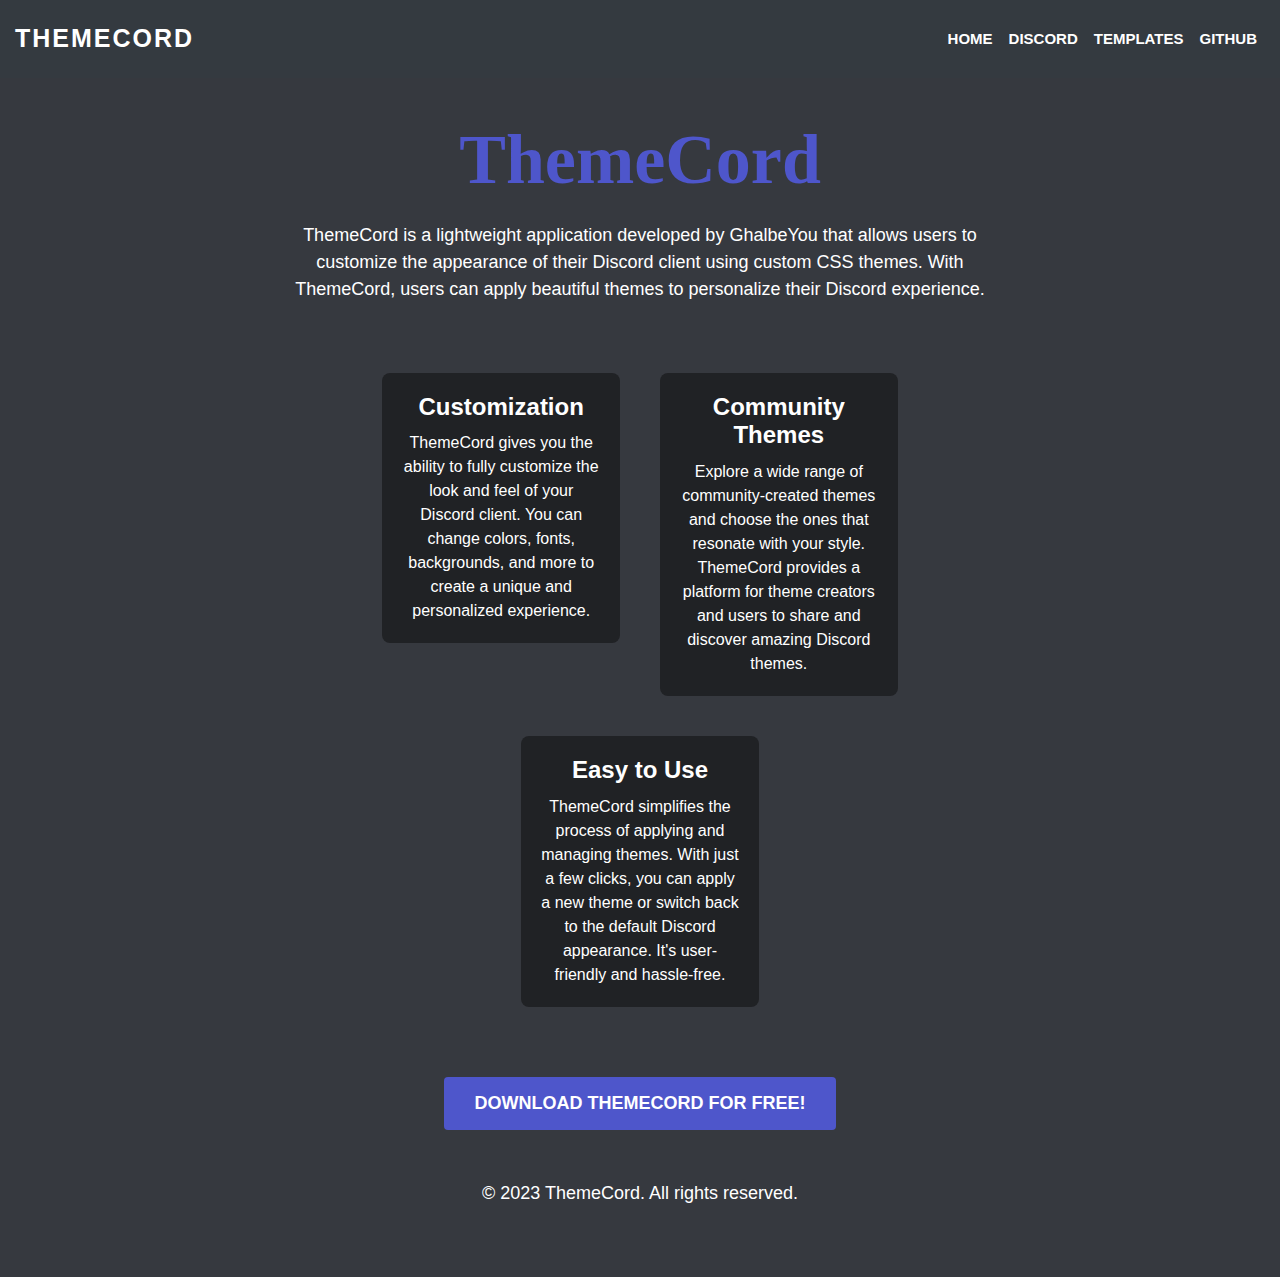
<file: index.html>
<!DOCTYPE html>
<html lang="en">
<head>
       <!--=============== Favicons ===============-->
    <link rel="apple-touch-icon" sizes="180x180" href="img/apple-touch-icon.png">
    <link rel="icon" type="image/png" sizes="32x32" href="img/favicon-32x32.png">
    <link rel="icon" type="image/png" sizes="16x16" href="img/favicon-16x16.png">
    <link rel="manifest" href="img/site.webmanifest">
    
    <meta charset="UTF-8">
    <meta name="viewport" content="width=device-width, initial-scale=1.0">
    <link rel="stylesheet" href="https://stackpath.bootstrapcdn.com/bootstrap/4.4.1/css/bootstrap.min.css">
    <link rel="stylesheet" href="https://use.fontawesome.com/releases/v5.3.1/css/all.css" integrity="sha384-mzrmE5qonljUremFsqc01SB46JvROS7bZs3IO2EmfFsd15uHvIt+Y8vEf7N7fWAU" crossorigin="anonymous">
    <title>ThemeCord</title>
    <link rel="stylesheet" href="./style.css">
    <script defer src="https://code.jquery.com/jquery-3.4.1.slim.min.js"></script>
    <script defer src="https://cdn.jsdelivr.net/npm/popper.js@1.16.0/dist/umd/popper.min.js"></script>
    <script defer src="https://stackpath.bootstrapcdn.com/bootstrap/4.4.1/js/bootstrap.min.js"></script>
<body>
    <nav class="navbar navbar-expand-lg bg-dark">
        <a class="navbar-brand" href="index.html">ThemeCord</a>
        <button class="navbar-toggler" type="button" data-toggle="collapse" data-target="#navbarNav" aria-controls="navbarNav" aria-expanded="false" aria-label="Toggle navigation">
            <span class="navbar-toggler-icon"></span>
        </button>
        <div class="collapse navbar-collapse" id="navbarNav">
            <ul class="navbar-nav ml-auto">
                <li class="nav-item">
                    <a class="nav-link" href="index.html">Home</a>
                </li>
                <li class="nav-item">
                    <a class="nav-link" href="https://discord.gg/FTK3txBsAS">Discord</a>
                </li>
                <li class="nav-item">
                    <a class="nav-link" href="templates.html">Templates</a>
                </li>
                <li class="nav-item">
                    <a class="nav-link" href="https://github.com/Theme-Cord">Github</a>
                </li>
            </ul>
        </div>
    </nav>

    <div class="container">
        <h1 class="AnimedTitle">ThemeCord</h1>
        <p>ThemeCord is a lightweight application developed by GhalbeYou that allows users to customize the appearance of their Discord client using custom CSS themes. With ThemeCord, users can apply beautiful themes to personalize their Discord experience.</p>
        
        <div class="features">
            <div class="feature">
                <h3>Customization</h3>
                <p>ThemeCord gives you the ability to fully customize the look and feel of your Discord client. You can change colors, fonts, backgrounds, and more to create a unique and personalized experience.</p>
            </div>
            <div class="feature">
                <h3>Community Themes</h3>
                <p>Explore a wide range of community-created themes and choose the ones that resonate with your style. ThemeCord provides a platform for theme creators and users to share and discover amazing Discord themes.</p>
            </div>
            <div class="feature">
                <h3>Easy to Use</h3>
                <p>ThemeCord simplifies the process of applying and managing themes. With just a few clicks, you can apply a new theme or switch back to the default Discord appearance. It's user-friendly and hassle-free.</p>
            </div>
        </div>

        <div class="cta">
            <a class="btn cta-btn" href="https://github.com/Theme-Cord/ThemeCord/releases/download/v1.0.1/ThemeCord.7z">Download ThemeCord For free!</a>
        </div>

        <div class="footer">
            <p>&copy; 2023 ThemeCord. All rights reserved.</p>
        </div>
    </div>
</body>
</html>
</file>
<file: style.css>
@font-face {
    font-family: 'Discordinated';
    src: url('https://lightcord.github.io/css/DISCORDINATED.woff2') format('woff2'),
        url('https://lightcord.github.io/css/DISCORDINATED.woff') format('woff');
    font-weight: normal;
    font-style: normal;
}

.navbar-nav a {
    font-family: 'Roboto', sans-serif;
    font-size: 15px;
    text-transform: uppercase;
    font-weight: bold;
}

.navbar-light .navbar-brand {
    color: #FFF;
    font-size: 25px;
    text-transform: uppercase;
    font-weight: bold;
    letter-spacing: 2px;
}

.navbar-light .navbar-nav .active>.nav-link,
.navbar-light .navbar-nav .nav-link.active,
.navbar-light .navbar-nav .nav-link.show,
.navbar-light .navbar-nav .show>.nav-link {
    color: #FFF;
}

.navbar-light .navbar-nav .nav-link {
    color: #FFF;
}

.navbar-nav {
    text-align: center;
}

.nav-link {
    padding: .2rem 1rem;
}

.nav-light .navbar-nav .nav-link:focus,
.navbar-light .navbar-nav .nav-link:hover {
    color: #FFF;
}

.w-100 {
    height: 100vh;
}

@media only screen and (max-width: 767px) {
    .navbar-nav.ml-auto {
        background: rgba(0, 0, 0, 0.5);
    }

    .navbar-toggler {
        padding: 1px 5px;
        font-size: 18px;
        line-height: 0.3;
        background: rgba(32,34,37,1);
    }
}

#cards > div > div.card {
    background-color: #202225; 
    color: #FFF
}
#cards > div > div.card > div.card-body {
    padding-bottom: 1rem!important;
}
#cards > div > div.card > div.card-body > div.ico:not(.icon-shape) {
    background-color: #3f49df; 
    width: 90px; 
    height: 90px; 
    border-radius: 90px; 
    margin-left: calc(50% - 45px);
}

@media only screen and (max-width: 991px) {
    #cards > div > div {
        margin-top: 5px;
        margin-bottom: 5px;
    }
}
.video-responsive { 
    overflow:hidden; 
    padding-bottom:56.25%; 
    position:relative; 
    height:0;
}
    
.video-responsive iframe {
    left:0; 
    top:0; 
    height:100%;
    width:100%;
    position:absolute;
}
.main-section {
    color: #FFF; 
}
@media only screen and (max-width: 1199px) {
    body > section:nth-child(4),
    body > section:nth-child(5),
    body > section:nth-child(6),
    body > section:nth-child(7) {
        margin-top: 50px!important
    }
    body > section:nth-child(4) > div > div,
    body > section:nth-child(5) > div > div,
    body > section:nth-child(6) > div > div {
        flex-direction: column;
    }
    body > section:nth-child(4) > div > div > div:nth-child(1) {
        order: 2!important
    } 
    body > section:nth-child(5) > div > div > div.col-md-6.order-md-2 {
        order: 1!important
    }
    body > section:nth-child(5) > div > div > div.col-md-6.order-md-1 {
        order: 2!important
    }
    body > section:nth-child(6) > div > div > div.col-md-6.order-md-2 {
        order: 3!important
    }
}

.AnimedTitle {
    background-color: #4e56cb;
    font-size: 70px;
    font-weight: 700;
    background-image: linear-gradient(-75deg,
            transparent 0,
            transparent 5%,
            rgba(255, 255, 255, 0.5) 5%,
            rgba(255, 255, 255, 0.5) 10%,
            transparent 10%,
            transparent 100%);
    background-size: 200% 100%;
    -webkit-text-fill-color: transparent;
    -webkit-background-clip: text;
    background-clip: text;
    transition: 1.2s;
    font-family: Discordinated;
}

.AnimedTitle:hover {
    background-position: -120% 0;
}

.gradientTop {
    background: rgba(32,34,37,1);
    background: linear-gradient(rgba(32,34,37,1) 10%, rgba(32,34,37,0) 100%);
}
.gradientBottom {
    background: rgba(32,34,37,0);
    background: linear-gradient(rgba(32,34,37,0) 0%, rgba(32,34,37,1) 50%);
}

.icon.icon-border {
    border-color: #4e56cb;
    color: #4e56cb;
}

.icon {
    display: inline-block;
    width: 60px;
    height: 60px;
    line-height: 60px;
    border-radius: 30px;
    border: solid 1px #2065a1;
    color: #4e56cb;
    -webkit-transition: all .2s ease-out;
    -moz-transition: all .2s ease-out;
    transition: all .2s ease-out;
    font-size: 30px;
    margin: 0 auto 30px;
    text-align: center;
}

::-webkit-scrollbar {
    width: 12px;
    background-color: #36393f;
}

::-webkit-scrollbar-track {
    -webkit-box-shadow: inset 0 0 6px rgba(105, 105, 105, 0.3);
    box-shadow: 6px;
    border-radius: 10px
}

::-webkit-scrollbar-thumb {
    border-radius: 10px;
    -webkit-box-shadow: inset 0 0 6px rgba(0,0,0,.5);
    box-shadow: 6px
}
body {
    font-family: 'Roboto', sans-serif;
    color: #FFF;
    background-color: #36393f;
}

.container {
    max-width: 800px;
    margin: 0 auto;
    padding: 40px;
    text-align: center;
}

h1 {
    font-size: 40px;
    font-weight: bold;
    margin-bottom: 20px;
}

p {
    font-size: 18px;
    line-height: 1.5;
    margin-bottom: 30px;
}

.features {
    display: flex;
    justify-content: center;
    align-items: flex-start;
    flex-wrap: wrap;
    margin-top: 50px;
}

.feature {
    flex: 0 0 33%;
    max-width: 300px;
    margin: 20px;
    padding: 20px;
    background-color: #202225;
    border-radius: 8px;
    text-align: center;
}

.feature h3 {
    font-size: 24px;
    font-weight: bold;
    margin-bottom: 10px;
}

.feature p {
    font-size: 16px;
    margin-bottom: 0;
}

.cta {
    margin-top: 50px;
}

.cta-btn {
    display: inline-block;
    padding: 12px 30px;
    font-size: 18px;
    font-weight: bold;
    text-transform: uppercase;
    background-color: #4e56cb;
    color: #FFF;
    border-radius: 4px;
    text-decoration: none;
    transition: background-color 0.3s ease;
}

.cta-btn:hover {
    background-color: #3641d4;
    color: #FFF;
}

.footer {
    margin-top: 50px;
    font-size: 14px;
}

/* Additional CSS styles */

.navbar {
    background-color: #202225;
    padding: 15px;
}

.navbar-brand {
    color: #FFF;
    font-size: 25px;
    text-transform: uppercase;
    font-weight: bold;
    letter-spacing: 2px;
}

.navbar-nav {
    text-align: center;
}

.navbar-nav a {
    font-family: 'Roboto', sans-serif;
    font-size: 15px;
    text-transform: uppercase;
    font-weight: bold;
    color: #FFF;
}

.navbar-nav .active > .nav-link,
.navbar-nav .nav-link.active,
.navbar-nav .nav-link.show,
.navbar-nav .show > .nav-link {
    color: #FFF;
}

.nav-link {
    padding: .2rem 1rem;
}

.nav-link:focus,
.nav-link:hover {
    color: #FFF;
}

.video-responsive { 
    overflow: hidden; 
    padding-bottom: 56.25%; 
    position: relative; 
    height: 0;
}
    
.video-responsive iframe {
    left: 0; 
    top: 0; 
    height: 100%;
    width: 100%;
    position: absolute;
}

#cards > div > div.card {
    background-color: #202225; 
    color: #FFF;
}

#cards > div > div.card > div.card-body {
    padding-bottom: 1rem!important;
}

#cards > div > div.card > div.card-body > div.ico:not(.icon-shape) {
    background-color: #3f49df; 
    width: 90px; 
    height: 90px; 
    border-radius: 90px; 
    margin-left: calc(50% - 45px);
}

@media only screen and (max-width: 767px) {
    .navbar-nav.ml-auto {
        background: rgba(0, 0, 0, 0.5);
    }

    .navbar-toggler {
        padding: 1px 5px;
        font-size: 18px;
        line-height: 0.3;
        background: rgba(32,34,37,1);
    }
}

@media only screen and (max-width: 991px) {
    #cards > div > div {
        margin-top: 5px;
        margin-bottom: 5px;
    }
}

@media only screen and (max-width: 1199px) {
    body > section:nth-child(4),
    body > section:nth-child(5),
    body > section:nth-child(6),
    body > section:nth-child(7) {
        margin-top: 50px!important;
    }
    
    body > section:nth-child(4) > div > div,
    body > section:nth-child(5) > div > div,
    body > section:nth-child(6) > div > div {
        flex-direction: column;
    }
    
    body > section:nth-child(4) > div > div > div:nth-child(1) {
        order: 2!important;
    }
    
    body > section:nth-child(5) > div > div > div.col-md-6.order-md-2 {
        order: 1!important;
    }
    
    body > section:nth-child(5) > div > div > div.col-md-6.order-md-1 {
        order: 2!important;
    }
    
    body > section:nth-child(6) > div > div > div.col-md-6.order-md-2 {
        order: 3!important;
    }
}
</file>
